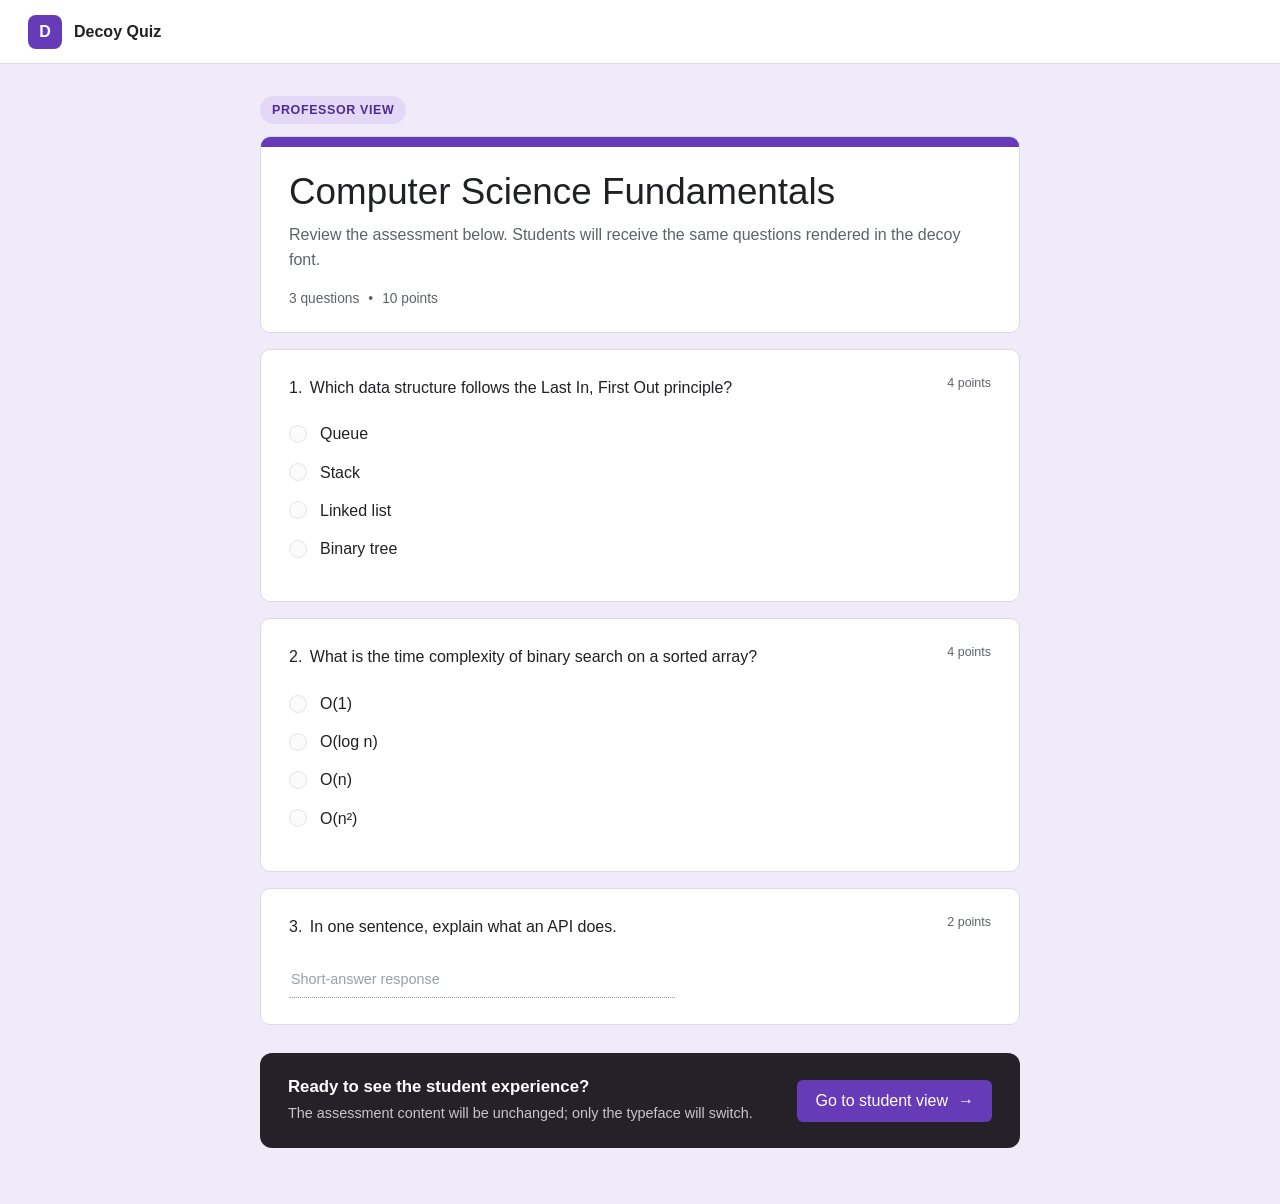
<file: index.html>
<!DOCTYPE html>
<html lang="en"><head><meta charset="UTF-8"><meta name="viewport" content="width=device-width, initial-scale=1.0"><meta name="description" content="Professor preview for a decoy-font assessment."><title>Professor view · Decoy Quiz</title><link rel="stylesheet" href="style.css"></head>
<body><div class="topbar"><span class="brand-mark">D</span><span>Decoy Quiz</span></div>
<main class="form-shell"><div class="view-label">Professor view</div>
<header class="form-card form-heading"><div class="accent"></div><h1>Computer Science Fundamentals</h1><p>Review the assessment below. Students will receive the same questions rendered in the decoy font.</p><div class="meta"><span>3 questions</span><span>•</span><span>10 points</span></div></header>
<form>
<section class="form-card question-card"><div class="question-row"><h2><span class="number">1.</span> Which data structure follows the Last In, First Out principle?</h2><span class="points">4 points</span></div><label class="option"><input type="radio" name="q1" disabled><span>Queue</span></label><label class="option"><input type="radio" name="q1" disabled><span>Stack</span></label><label class="option"><input type="radio" name="q1" disabled><span>Linked list</span></label><label class="option"><input type="radio" name="q1" disabled><span>Binary tree</span></label></section>
<section class="form-card question-card"><div class="question-row"><h2><span class="number">2.</span> What is the time complexity of binary search on a sorted array?</h2><span class="points">4 points</span></div><label class="option"><input type="radio" name="q2" disabled><span>O(1)</span></label><label class="option"><input type="radio" name="q2" disabled><span>O(log n)</span></label><label class="option"><input type="radio" name="q2" disabled><span>O(n)</span></label><label class="option"><input type="radio" name="q2" disabled><span>O(n²)</span></label></section>
<section class="form-card question-card"><div class="question-row"><h2><span class="number">3.</span> In one sentence, explain what an API does.</h2><span class="points">2 points</span></div><div class="short-answer">Short-answer response</div></section>
</form>
<section class="approval-card"><div><h2>Ready to see the student experience?</h2><p>The assessment content will be unchanged; only the typeface will switch.</p></div><a class="primary-button" href="student.html">Go to student view <span aria-hidden="true">→</span></a></section>
</main></body></html>
</file>
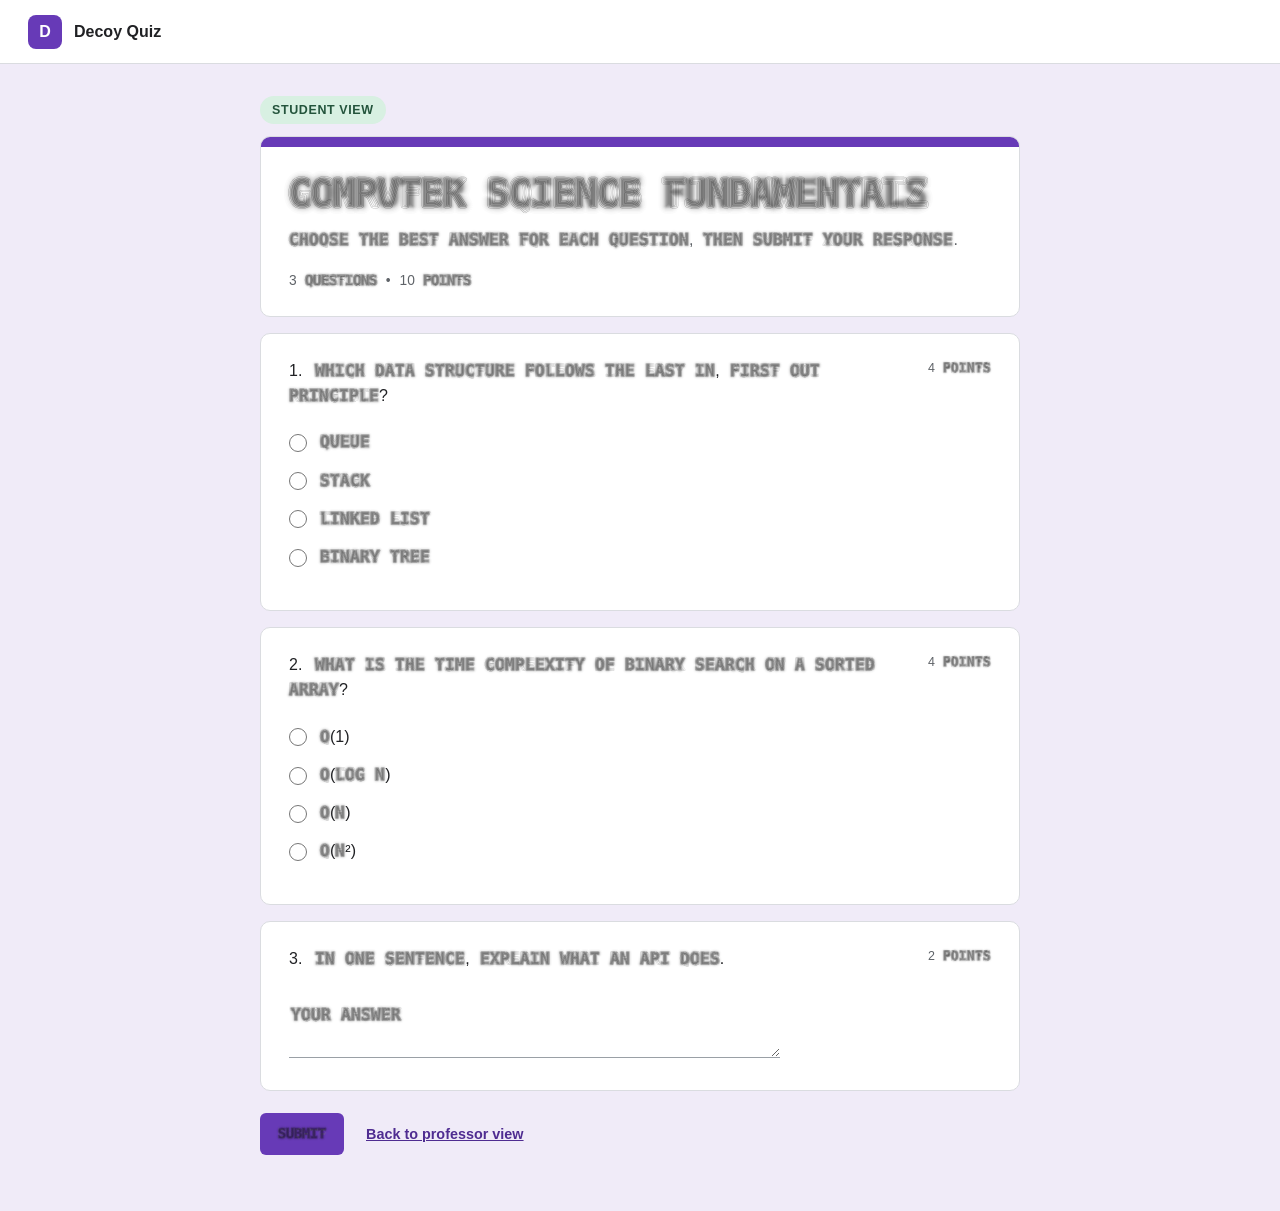
<file: student.html>
<!DOCTYPE html>
<html lang="en"><head><meta charset="UTF-8"><meta name="viewport" content="width=device-width, initial-scale=1.0"><meta name="description" content="Student assessment rendered using the decoy font."><title>Student view · Decoy Quiz</title><link rel="stylesheet" href="style.css"></head>
<body><div class="topbar"><span class="brand-mark">D</span><span>Decoy Quiz</span></div>
<main class="form-shell student-page"><div class="view-label">Student view</div>
<header class="form-card form-heading decoy-text"><div class="accent"></div><h1>Computer Science Fundamentals</h1><p>Choose the best answer for each question, then submit your response.</p><div class="meta"><span>3 questions</span><span>•</span><span>10 points</span></div></header>
<form id="studentForm">
<section class="form-card question-card decoy-text"><div class="question-row"><h2><span class="number">1.</span> Which data structure follows the Last In, First Out principle?</h2><span class="points">4 points</span></div><label class="option"><input type="radio" name="q1" required><span>Queue</span></label><label class="option"><input type="radio" name="q1"><span>Stack</span></label><label class="option"><input type="radio" name="q1"><span>Linked list</span></label><label class="option"><input type="radio" name="q1"><span>Binary tree</span></label></section>
<section class="form-card question-card decoy-text"><div class="question-row"><h2><span class="number">2.</span> What is the time complexity of binary search on a sorted array?</h2><span class="points">4 points</span></div><label class="option"><input type="radio" name="q2" required><span>O(1)</span></label><label class="option"><input type="radio" name="q2"><span>O(log n)</span></label><label class="option"><input type="radio" name="q2"><span>O(n)</span></label><label class="option"><input type="radio" name="q2"><span>O(n²)</span></label></section>
<section class="form-card question-card decoy-text"><div class="question-row"><h2><span class="number">3.</span> In one sentence, explain what an API does.</h2><span class="points">2 points</span></div><label class="sr-only" for="answer">Your answer</label><textarea id="answer" placeholder="Your answer" required></textarea></section>
<div class="student-actions"><button class="primary-button decoy-text" type="submit">Submit</button><a href="index.html">Back to professor view</a></div><p id="confirmation" class="confirmation decoy-text" role="status" hidden>Response submitted.</p>
</form></main><script src="script.js"></script></body></html>
</file>
<file: style.css>
@font-face { font-family: "DecoyFont"; src: url("./fonts/DecoyFont.ttf") format("truetype"); font-display: swap; }
:root { --purple:#673ab7; --purple-dark:#4f2c91; --ink:#202124; --muted:#5f6368; --line:#dadce0; --surface:#fff; --page:#f0ebf8; }
* { box-sizing:border-box; }
body { margin:0; min-height:100vh; color:var(--ink); background:var(--page); font-family:Inter,Arial,sans-serif; }
.topbar { height:64px; padding:0 28px; display:flex; align-items:center; gap:12px; background:var(--surface); border-bottom:1px solid var(--line); font-size:1rem; font-weight:600; }
.brand-mark { width:34px; height:34px; display:grid; place-items:center; border-radius:8px; color:#fff; background:var(--purple); font-weight:800; }
.form-shell { width:min(760px,calc(100% - 32px)); margin:0 auto; padding:32px 0 56px; }
.view-label { width:max-content; margin:0 0 12px; padding:7px 12px; border-radius:999px; color:var(--purple-dark); background:#e4d8f7; font-size:.78rem; font-weight:800; letter-spacing:.05em; text-transform:uppercase; }
.form-card { position:relative; margin-bottom:16px; padding:26px 28px; overflow:hidden; background:var(--surface); border:1px solid var(--line); border-radius:10px; }
.accent { position:absolute; inset:0 0 auto; height:10px; background:var(--purple); }
.form-heading { padding-top:34px; }
.form-heading h1 { margin:0 0 10px; font-size:clamp(1.8rem,5vw,2.3rem); font-weight:500; }
.form-heading p { margin:0; color:var(--muted); line-height:1.55; }
.meta { display:flex; gap:9px; margin-top:18px; color:var(--muted); font-size:.86rem; }
.question-row { display:flex; align-items:flex-start; justify-content:space-between; gap:20px; margin-bottom:22px; }
.question-row h2 { margin:0; font-size:1rem; line-height:1.55; font-weight:500; }
.number { margin-right:3px; }
.points { flex:none; color:var(--muted); font-size:.78rem; }
.option { display:flex; align-items:center; gap:13px; width:fit-content; margin:15px 0; cursor:pointer; line-height:1.45; }
.option input { width:18px; height:18px; margin:0; accent-color:var(--purple); }
.option input:disabled { opacity:.55; }
.short-answer { width:55%; padding:10px 2px; color:#9aa0a6; border-bottom:1px dotted #9aa0a6; font-size:.9rem; }
textarea { width:70%; min-height:54px; padding:10px 2px; resize:vertical; color:var(--ink); background:transparent; border:0; border-bottom:1px solid #9aa0a6; border-radius:0; font:inherit; outline:none; }
textarea:focus { border-bottom:2px solid var(--purple); }
.approval-card { margin-top:28px; padding:24px 28px; display:flex; align-items:center; justify-content:space-between; gap:24px; color:#fff; background:#252129; border-radius:12px; }
.approval-card h2 { margin:0 0 6px; font-size:1.05rem; }
.approval-card p { margin:0; color:#c9c3ce; font-size:.9rem; line-height:1.45; }
.primary-button { min-width:max-content; padding:12px 18px; display:inline-flex; align-items:center; justify-content:center; gap:10px; color:#fff; background:var(--purple); border:0; border-radius:6px; font:700 .9rem/1 inherit; text-decoration:none; cursor:pointer; }
.primary-button:hover,.primary-button:focus-visible { background:var(--purple-dark); }
.student-page .view-label { color:#24543c; background:#d8f0e2; }
.decoy-text,.decoy-text textarea { font-family:"DecoyFont",sans-serif; }
.student-actions { display:flex; align-items:center; gap:22px; margin-top:22px; }
.student-actions a { color:var(--purple-dark); font-size:.9rem; font-weight:600; }
.confirmation { padding:18px; color:#175c35; background:#dff3e7; border-radius:8px; }
.sr-only { position:absolute; width:1px; height:1px; padding:0; margin:-1px; overflow:hidden; clip:rect(0,0,0,0); white-space:nowrap; border:0; }
@media (max-width:620px) { .topbar{height:56px;padding:0 16px}.form-shell{padding-top:22px}.form-card{padding:22px 20px}.form-heading{padding-top:32px}.question-row{flex-direction:column;gap:7px}.short-answer,textarea{width:100%}.approval-card{padding:22px;align-items:stretch;flex-direction:column}.primary-button{width:100%} }
</file>
